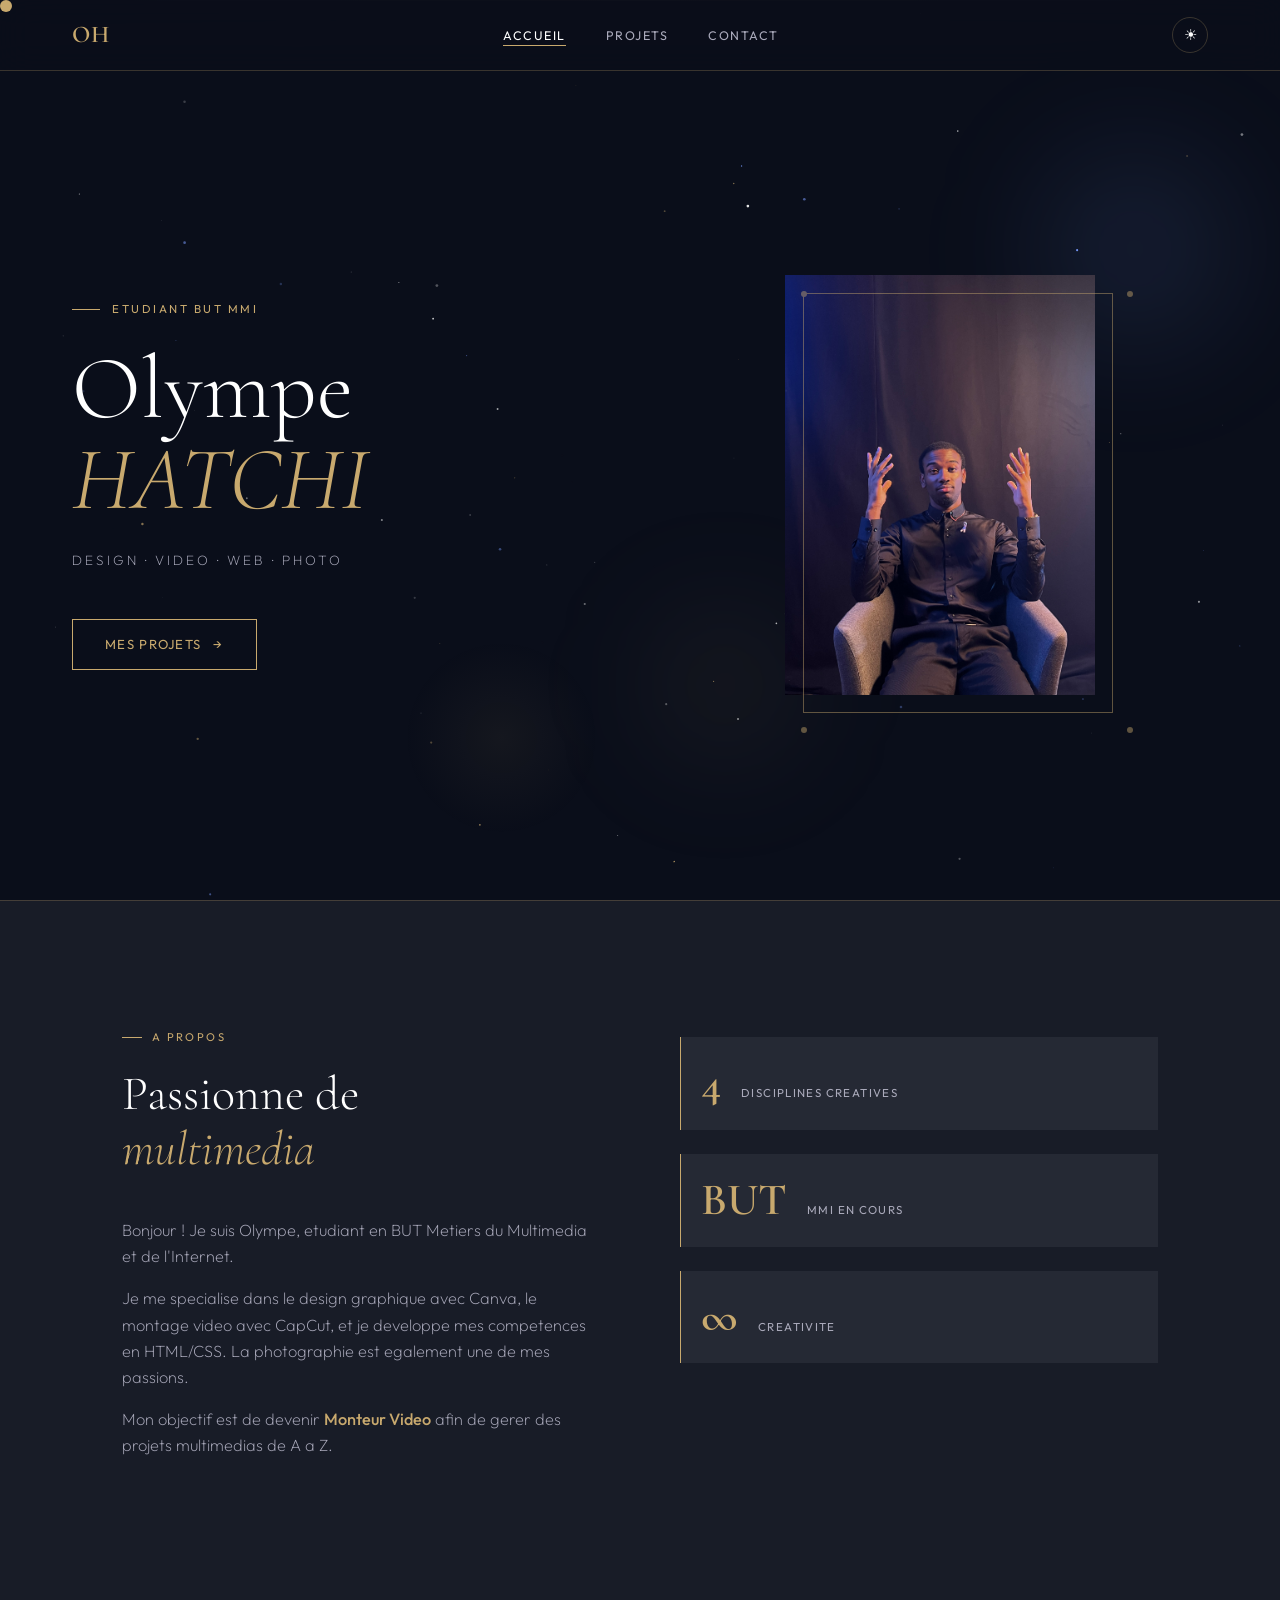
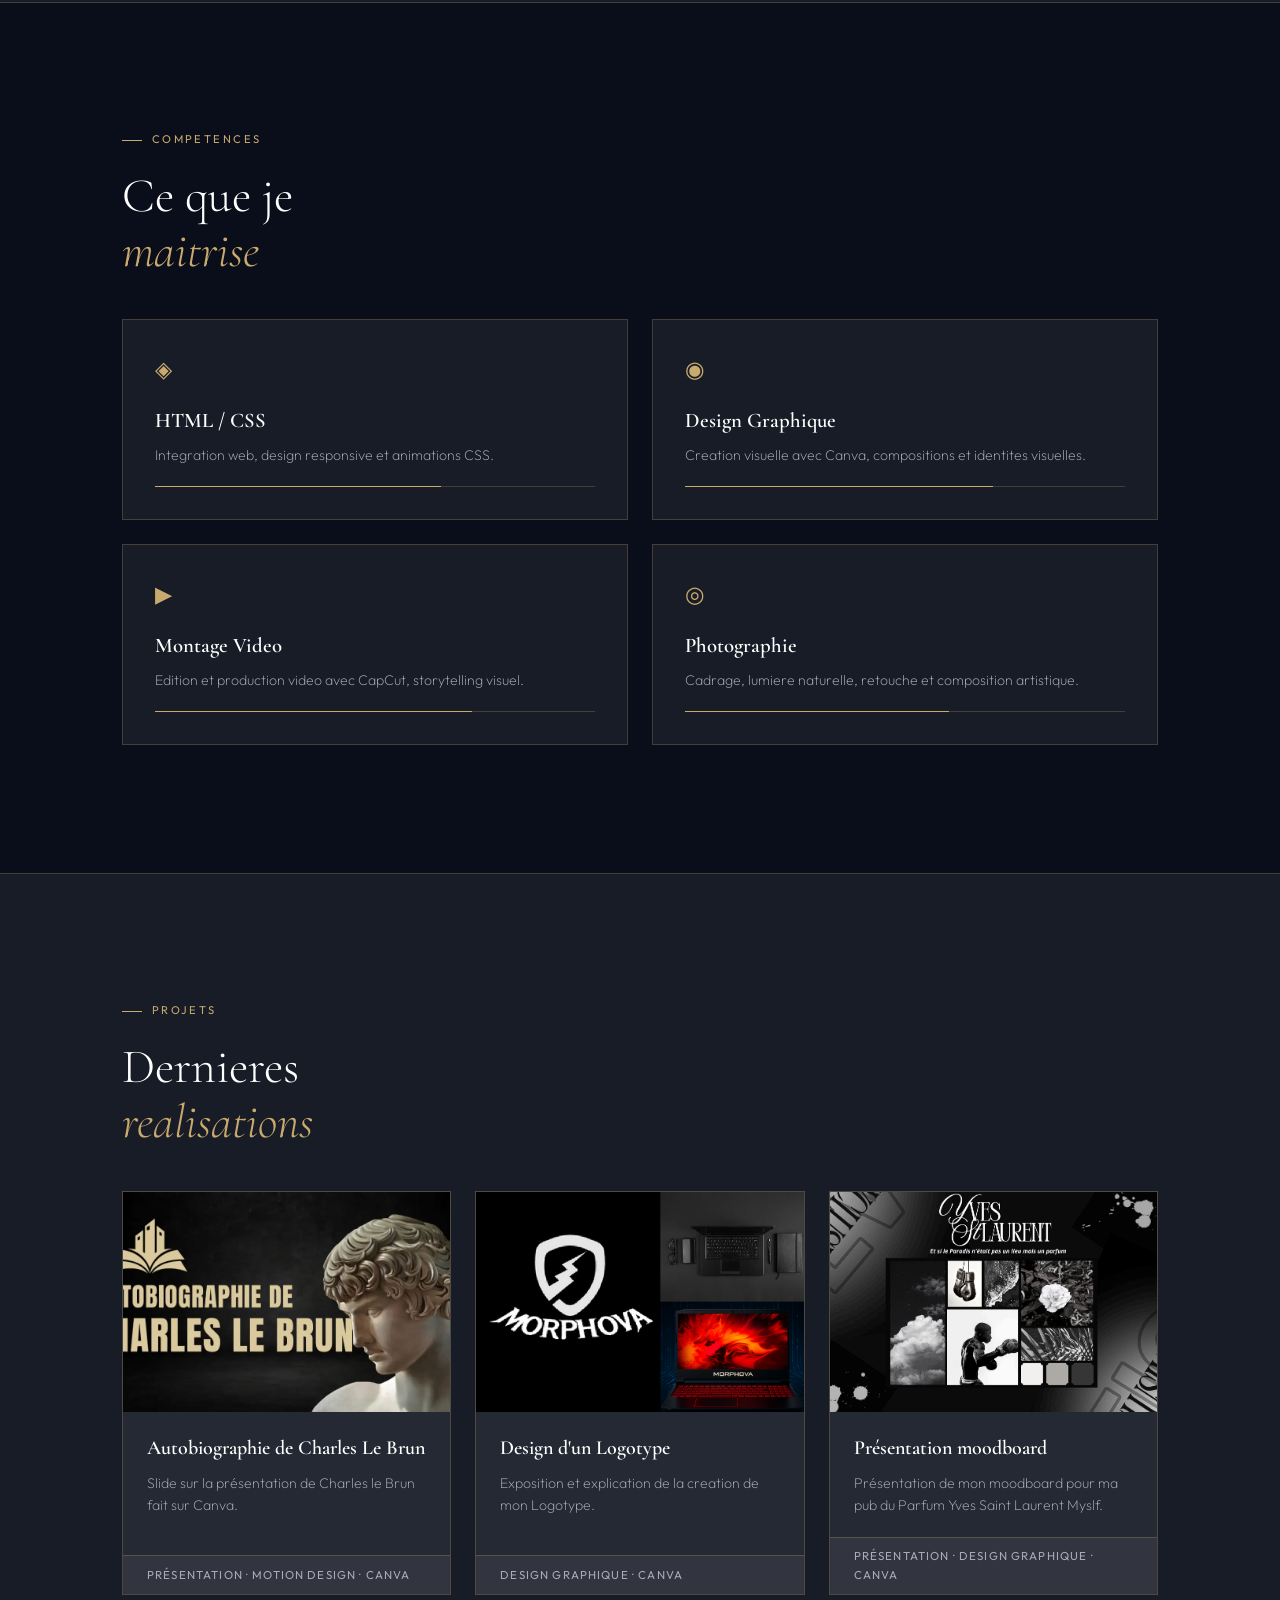
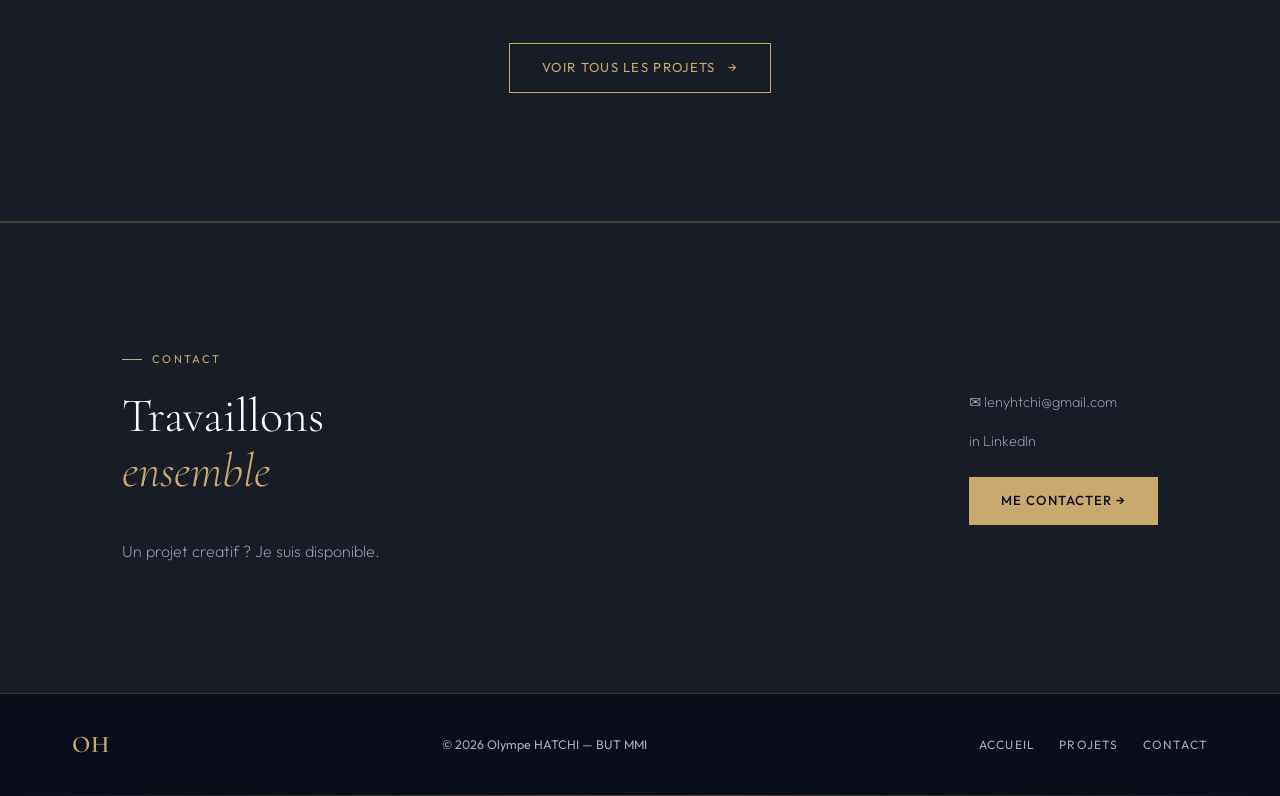
<file: index.html>
<!doctype html>
<html lang="fr" data-theme="dark">
<head>
<meta charset="utf-8">
<meta name="viewport" content="width=device-width, initial-scale=1">
<title>Olympe HATCHI &mdash; Portfolio</title>
<script>
  var t=localStorage.getItem('theme')||'dark';
  document.documentElement.setAttribute('data-theme',t);
  document.addEventListener('DOMContentLoaded',function(){document.body.setAttribute('data-theme',t);});
</script>
<link rel="preconnect" href="https://fonts.googleapis.com">
<link rel="preconnect" href="https://fonts.gstatic.com" crossorigin>
<link href="https://fonts.googleapis.com/css2?family=Cormorant+Garamond:ital,wght@0,300;0,600;1,300;1,600&family=Outfit:wght@200;400;500&display=swap" rel="stylesheet">
<link rel="stylesheet" href="styles.css">
</head>
<body>
<div class="cursor" id="cursor"></div>
<canvas id="stars-canvas"></canvas>
<div class="wrap">
  <header id="hdr">
    <div class="h-inner">
      <a class="logo" href="index.html">OH</a>
      <nav id="nav"><ul>
        <li><a href="index.html" aria-current="page">Accueil</a></li>
        <li><a href="projet.html">Projets</a></li>
        <li><a href="contact.html">Contact</a></li>
      </ul></nav>
      <div class="h-actions">
        <button id="toggle-theme" aria-label="Basculer theme">&#9728;</button>
        <button id="burger" aria-expanded="false" aria-label="Menu"><span></span><span></span><span></span></button>
      </div>
    </div>
  </header>

  <section class="hero">
    <div class="hero-content">
      <p class="eyebrow">Etudiant BUT MMI</p>
      <h1 class="hero-name">Olympe<br><em>HATCHI</em></h1>
      <p class="hero-sub">Design &middot; Video &middot; Web &middot; Photo</p>
      <a href="projet.html" class="hero-cta">Mes projets <span>&rarr;</span></a>
    </div>
    <div class="hero-visual">
      <div class="orb orb1"></div><div class="orb orb2"></div>
      <div class="photo-wrap">
        <img src="img/IMG_MOI.jpg" alt="Olympe HATCHI">
        <div class="photo-border">
          <div class="photo-dot pd1"></div><div class="photo-dot pd2"></div>
          <div class="photo-dot pd3"></div><div class="photo-dot pd4"></div>
        </div>
      </div>
    </div>
  </section>

  <section class="section about-bg" id="apropos">
    <div class="deco-line" style="top:0"></div>
    <div class="container">
      <div class="about-grid">
        <div class="about-text reveal2">
          <div class="sec-label">A propos</div>
          <h2 class="big">Passionne de<br><em>multimedia</em></h2>
          <p>Bonjour&nbsp;! Je suis Olympe, etudiant en BUT Metiers du Multimedia et de l'Internet.</p>
          <p>Je me specialise dans le design graphique avec Canva, le montage video avec CapCut, et je developpe mes competences en HTML/CSS. La photographie est egalement une de mes passions.</p>
          <p>Mon objectif est de devenir <strong style="color:var(--accent);font-weight:500">Monteur Video</strong> afin de gerer des projets multimedias de A a Z.</p>
        </div>
        <div class="stats">
          <div class="stat"><span class="stat-n">4</span><span class="stat-l">Disciplines creatives</span></div>
          <div class="stat"><span class="stat-n">BUT</span><span class="stat-l">MMI en cours</span></div>
          <div class="stat"><span class="stat-n">&infin;</span><span class="stat-l">Creativite</span></div>
        </div>
      </div>
    </div>
    <div class="deco-line" style="bottom:0"></div>
  </section>

  <section class="section" id="competences">
    <div class="container">
      <div class="sec-label reveal">Competences</div>
      <h2 class="big reveal">Ce que je<br><em>maitrise</em></h2>
      <div class="skills-grid">
        <div class="skill-card"><div class="sk-ico">&#9672;</div><h3>HTML / CSS</h3><p>Integration web, design responsive et animations CSS.</p><div class="bar"><div class="bar-fill" style="width:65%"></div></div></div>
        <div class="skill-card"><div class="sk-ico">&#9673;</div><h3>Design Graphique</h3><p>Creation visuelle avec Canva, compositions et identites visuelles.</p><div class="bar"><div class="bar-fill" style="width:70%"></div></div></div>
        <div class="skill-card"><div class="sk-ico">&#9654;</div><h3>Montage Video</h3><p>Edition et production video avec CapCut, storytelling visuel.</p><div class="bar"><div class="bar-fill" style="width:72%"></div></div></div>
        <div class="skill-card"><div class="sk-ico">&#9678;</div><h3>Photographie</h3><p>Cadrage, lumiere naturelle, retouche et composition artistique.</p><div class="bar"><div class="bar-fill" style="width:60%"></div></div></div>
      </div>
    </div>
  </section>

  <section class="section about-bg" id="projets">
    <div class="deco-line" style="top:0"></div>
    <div class="container">
      <div class="sec-label reveal">Projets</div>
      <h2 class="big reveal">Dernieres<br><em>realisations</em></h2>
      <div class="projects-grid">
        <article class="proj-card reveal">
          <div class="proj-img-wrap"><img src="img/IMG_Projet.png" alt="Autobiographie de Charles Le Brun"></div>
          <div class="proj-body"><h3>Autobiographie de Charles Le Brun</h3><p>Slide sur la présentation de Charles le Brun fait sur Canva.</p></div>
          <div class="proj-tag">Présentation &middot; Motion Design &middot; Canva</div>
        </article>
        <article class="proj-card reveal">
          <div class="proj-img-wrap" ><img src="img/IMG_Projet2.png" alt="Design d'un Logotype"></div>
          <div class="proj-body"><h3>Design d'un Logotype</h3><p>Exposition et explication de la creation de mon Logotype.</p></div>
          <div class="proj-tag">Design Graphique &middot; Canva</div>
        </article>
        <article class="proj-card reveal">
          <div class="proj-img-wrap"><img src="img/IMG_Projet3.png" alt="Présentation de mon moodboard pour ma pub du Parfum Yves Saint Laurent Myslf"></div>
          <div class="proj-body"><h3>Présentation moodboard</h3><p>Présentation de mon moodboard pour ma pub du Parfum Yves Saint Laurent Myslf.</p></div>
          <div class="proj-tag">Présentation &middot; Design graphique &middot; Canva</div>
        </article>
      </div>
      <div style="margin-top:3rem;display:flex;justify-content:center;">
        <a href="projet.html" class="hero-cta">Voir tous les projets <span>&rarr;</span></a>
      </div>
    </div>
    <div class="deco-line" style="bottom:0"></div>
  </section>

  <section class="section contact-band">
    <div class="container cb-inner">
      <div>
        <div class="sec-label">Contact</div>
        <h2 class="big">Travaillons<br><em>ensemble</em></h2>
        <p style="color:var(--muted);font-weight:200">Un projet creatif ? Je suis disponible.</p>
      </div>
      <div class="clinks">
        <a href="mailto:lenyhtchi@gmail.com" class="chip">&#x2709; lenyhtchi@gmail.com</a>
        <a href="https://www.linkedin.com/in/hatchiol" target="_blank" rel="noopener" class="chip">in LinkedIn</a>
        <a href="contact.html" class="btn-g">Me contacter &rarr;</a>
      </div>
    </div>
  </section>

  <footer>
    <div class="fi">
      <a class="logo" href="index.html">OH</a>
      <small>&copy; <span id="annee"></span> Olympe HATCHI &mdash; BUT MMI</small>
      <nav><a href="index.html">Accueil</a><a href="projet.html">Projets</a><a href="contact.html">Contact</a></nav>
    </div>
  </footer>
</div>
<script>
(function(){
  var canvas=document.getElementById('stars-canvas');
  var ctx=canvas.getContext('2d');
  var W,H,stars=[],nebulas=[],consts=[];
  var N=80,NEB=2,NC=4;
  function resize(){W=canvas.width=window.innerWidth;H=canvas.height=window.innerHeight;}
  function isDark(){return document.documentElement.getAttribute('data-theme')==='dark';}
  function mkStar(){var d=isDark();var c=d?(Math.random()>.85?'#c8a96e':Math.random()>.7?'#7b9cff':'rgba(255,255,255,0.9)'):(Math.random()>.85?'#9a6e2a':Math.random()>.7?'#3a5fcc':'rgba(0,0,0,0.7)');return{x:Math.random()*W,y:Math.random()*H,r:Math.random()*1.2+.2,alpha:Math.random()*.8+.2,speed:Math.random()*.25+.05,ts:Math.random()*.02+.005,td:Math.random()>.5?1:-1,color:c};}
  function mkNeb(){var d=isDark();return{x:Math.random()*W,y:Math.random()*H,r:Math.random()*180+80,alpha:d?Math.random()*.06+.02:Math.random()*.04+.01,color:d?(Math.random()>.5?'rgba(123,156,255,':'rgba(200,169,110,'):(Math.random()>.5?'rgba(58,95,204,':'rgba(154,110,42,')};}
  function mkConst(){var d=isDark();var cx=Math.random()*W,cy=Math.random()*H,nb=Math.floor(Math.random()*4)+3;var pts=Array.from({length:nb},function(){return{x:cx+(Math.random()-.5)*220,y:cy+(Math.random()-.5)*220,r:Math.random()*.8+1};});var lk=[];for(var i=1;i<pts.length;i++)lk.push([i-1,i]);if(pts.length>3&&Math.random()>.5)lk.push([0,Math.floor(Math.random()*(pts.length-2))+1]);return{pts:pts,lk:lk,alpha:0,ta:d?Math.random()*.25+.08:Math.random()*.18+.05,fs:Math.random()*.003+.001,fd:1,color:d?(Math.random()>.6?'#c8a96e':'#7b9cff'):(Math.random()>.6?'#9a6e2a':'#3a5fcc')};}
  function init(){resize();stars=Array.from({length:N},mkStar);nebulas=Array.from({length:NEB},mkNeb);consts=Array.from({length:NC},mkConst);}
  function drawC(){consts.forEach(function(c){c.alpha+=c.fs*c.fd;if(c.alpha>=c.ta)c.fd=-1;if(c.alpha<=0){Object.assign(c,mkConst());c.alpha=0;c.fd=1;return;}ctx.globalAlpha=c.alpha*.6;ctx.strokeStyle=c.color;ctx.lineWidth=0.5;c.lk.forEach(function(l){ctx.beginPath();ctx.moveTo(c.pts[l[0]].x,c.pts[l[0]].y);ctx.lineTo(c.pts[l[1]].x,c.pts[l[1]].y);ctx.stroke();});ctx.globalAlpha=c.alpha;c.pts.forEach(function(p){ctx.fillStyle=c.color;ctx.beginPath();ctx.arc(p.x,p.y,p.r,0,Math.PI*2);ctx.fill();});});}
  function draw(){ctx.clearRect(0,0,W,H);nebulas.forEach(function(n){var g=ctx.createRadialGradient(n.x,n.y,0,n.x,n.y,n.r);g.addColorStop(0,n.color+n.alpha+')');g.addColorStop(1,n.color+'0)');ctx.fillStyle=g;ctx.beginPath();ctx.arc(n.x,n.y,n.r,0,Math.PI*2);ctx.fill();});drawC();stars.forEach(function(s){s.alpha+=s.ts*s.td;if(s.alpha>=1||s.alpha<=.1)s.td*=-1;s.y-=s.speed;if(s.y<-2){s.y=H+2;s.x=Math.random()*W;}ctx.globalAlpha=s.alpha;ctx.fillStyle=s.color;ctx.beginPath();ctx.arc(s.x,s.y,s.r,0,Math.PI*2);ctx.fill();});ctx.globalAlpha=1;requestAnimationFrame(draw);}
  window.addEventListener('resize',function(){resize();nebulas=Array.from({length:NEB},mkNeb);consts=Array.from({length:NC},mkConst);});
  window.__regenStars=function(){stars=Array.from({length:N},mkStar);nebulas=Array.from({length:NEB},mkNeb);consts=Array.from({length:NC},mkConst);};
  init();draw();
})();
</script>
<script src="app.js"></script>
</body>
</html>
</file>
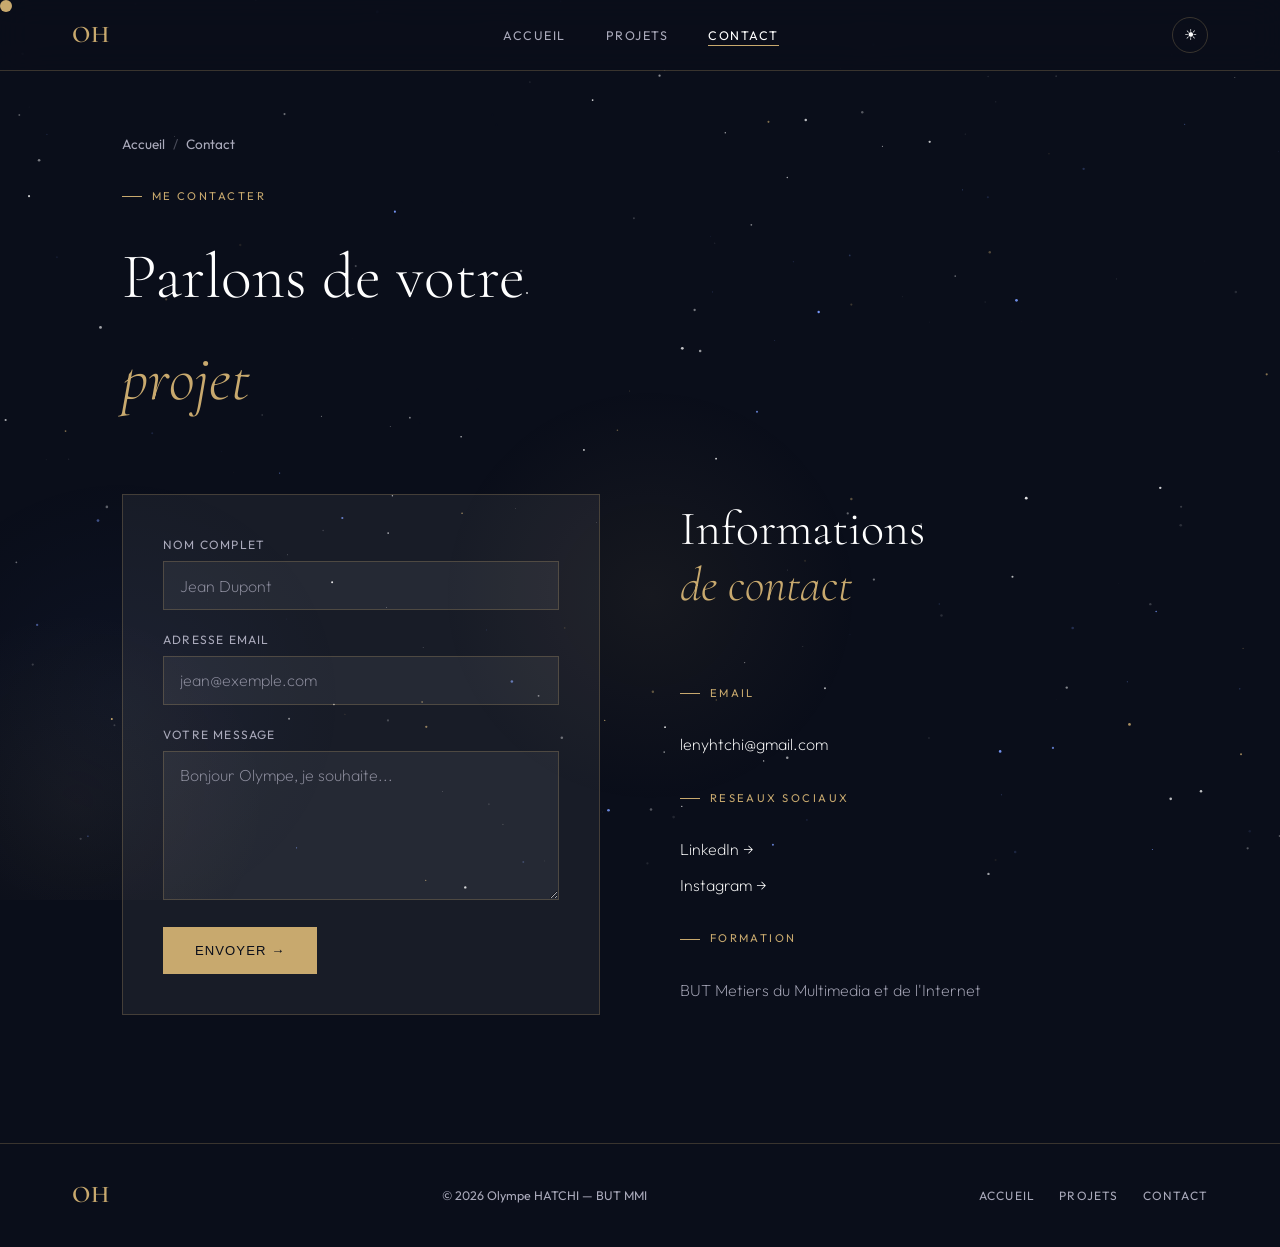
<file: contact.html>
<!doctype html>
<html lang="fr" data-theme="dark">
<head>
<meta charset="utf-8">
<meta name="viewport" content="width=device-width, initial-scale=1">
<title>Contact &mdash; Olympe HATCHI</title>
<script>
  var t=localStorage.getItem('theme')||'dark';
  document.documentElement.setAttribute('data-theme',t);
  document.addEventListener('DOMContentLoaded',function(){document.body.setAttribute('data-theme',t);});
</script>
<link rel="preconnect" href="https://fonts.googleapis.com">
<link rel="preconnect" href="https://fonts.gstatic.com" crossorigin>
<link href="https://fonts.googleapis.com/css2?family=Cormorant+Garamond:ital,wght@0,300;0,600;1,300;1,600&family=Outfit:wght@200;400;500&display=swap" rel="stylesheet">
<link rel="stylesheet" href="styles.css">
</head>
<body>
<div class="cursor" id="cursor"></div>
<canvas id="stars-canvas"></canvas>
<div class="wrap">
  <header id="hdr">
    <div class="h-inner">
      <a class="logo" href="index.html">OH</a>
      <nav id="nav"><ul>
        <li><a href="index.html">Accueil</a></li>
        <li><a href="projet.html">Projets</a></li>
        <li><a href="contact.html" aria-current="page">Contact</a></li>
      </ul></nav>
      <div class="h-actions">
        <button id="toggle-theme" aria-label="Basculer theme">&#9728;</button>
        <button id="burger" aria-expanded="false" aria-label="Menu"><span></span><span></span><span></span></button>
      </div>
    </div>
  </header>

  <main>
    <section class="page-hero section">
      <div class="container">
        <nav class="breadcrumb" aria-label="Fil d'Ariane"><ol><li><a href="index.html">Accueil</a></li><li aria-current="page">Contact</li></ol></nav>
        <div class="sec-label">Me contacter</div>
        <h1>Parlons de votre<br><em>projet</em></h1>
      </div>
    </section>

    <section class="section" style="padding-top:0">
      <div class="container">
        <div class="contact-page-grid">
          <div class="carte reveal2">
            <form action="#" method="post" novalidate>
              <div><label for="nom">Nom complet</label><input id="nom" name="nom" type="text" autocomplete="name" required placeholder="Jean Dupont"></div>
              <div><label for="email">Adresse email</label><input id="email" name="email" type="email" autocomplete="email" required placeholder="jean@exemple.com"></div>
              <div><label for="message">Votre message</label><textarea id="message" name="message" rows="6" required placeholder="Bonjour Olympe, je souhaite..."></textarea></div>
              <button class="btn" type="submit">Envoyer &rarr;</button>
            </form>
          </div>
          <div class="contact-info reveal">
            <h2 class="big">Informations<br><em>de contact</em></h2>
            <div class="contact-info-block">
              <div class="sec-label">Email</div>
              <a href="mailto:lenyhtchi@gmail.com" class="contact-info-link">lenyhtchi@gmail.com</a>
            </div>
            <div class="contact-info-block">
              <div class="sec-label">Reseaux sociaux</div>
              <a href="https://www.linkedin.com/in/hatchiol" target="_blank" rel="noopener" class="contact-info-link">LinkedIn &rarr;</a>
              <a href="https://www.instagram.com/tin.tin119" target="_blank" rel="noopener" class="contact-info-link">Instagram &rarr;</a>
            </div>
            <div class="contact-info-block">
              <div class="sec-label">Formation</div>
              <p class="contact-info-text">BUT Metiers du Multimedia et de l'Internet</p>
            </div>
          </div>
        </div>
      </div>
    </section>
  </main>

  <footer>
    <div class="fi">
      <a class="logo" href="index.html">OH</a>
      <small>&copy; <span id="annee"></span> Olympe HATCHI &mdash; BUT MMI</small>
      <nav><a href="index.html">Accueil</a><a href="projet.html">Projets</a><a href="contact.html">Contact</a></nav>
    </div>
  </footer>
</div>

<script>
(function(){
  var canvas=document.getElementById('stars-canvas');
  var ctx=canvas.getContext('2d');
  var W,H,stars=[],nebulas=[],consts=[];
  var N=200,NEB=3,NC=4;
  function resize(){W=canvas.width=window.innerWidth;H=canvas.height=window.innerHeight;}
  function isDark(){return document.documentElement.getAttribute('data-theme')==='dark';}
  function mkStar(){var d=isDark();var c=d?(Math.random()>.85?'#c8a96e':Math.random()>.7?'#7b9cff':'rgba(255,255,255,0.9)'):(Math.random()>.85?'#9a6e2a':Math.random()>.7?'#3a5fcc':'rgba(0,0,0,0.7)');return{x:Math.random()*W,y:Math.random()*H,r:Math.random()*1.2+.2,alpha:Math.random()*.8+.2,speed:Math.random()*.25+.05,ts:Math.random()*.02+.005,td:Math.random()>.5?1:-1,color:c};}
  function mkNeb(){var d=isDark();return{x:Math.random()*W,y:Math.random()*H,r:Math.random()*180+80,alpha:d?Math.random()*.06+.02:Math.random()*.04+.01,color:d?(Math.random()>.5?'rgba(123,156,255,':'rgba(200,169,110,'):(Math.random()>.5?'rgba(58,95,204,':'rgba(154,110,42,')};}
  function mkConst(){var d=isDark();var cx=Math.random()*W,cy=Math.random()*H,nb=Math.floor(Math.random()*4)+3;var pts=Array.from({length:nb},function(){return{x:cx+(Math.random()-.5)*220,y:cy+(Math.random()-.5)*220,r:Math.random()*.8+1};});var lk=[];for(var i=1;i<pts.length;i++)lk.push([i-1,i]);if(pts.length>3&&Math.random()>.5)lk.push([0,Math.floor(Math.random()*(pts.length-2))+1]);return{pts:pts,lk:lk,alpha:0,ta:d?Math.random()*.25+.08:Math.random()*.18+.05,fs:Math.random()*.003+.001,fd:1,color:d?(Math.random()>.6?'#c8a96e':'#7b9cff'):(Math.random()>.6?'#9a6e2a':'#3a5fcc')};}
  function init(){resize();stars=Array.from({length:N},mkStar);nebulas=Array.from({length:NEB},mkNeb);consts=Array.from({length:NC},mkConst);}
  function drawC(){consts.forEach(function(c){c.alpha+=c.fs*c.fd;if(c.alpha>=c.ta)c.fd=-1;if(c.alpha<=0){Object.assign(c,mkConst());c.alpha=0;c.fd=1;return;}ctx.globalAlpha=c.alpha*.6;ctx.strokeStyle=c.color;ctx.lineWidth=0.5;c.lk.forEach(function(l){ctx.beginPath();ctx.moveTo(c.pts[l[0]].x,c.pts[l[0]].y);ctx.lineTo(c.pts[l[1]].x,c.pts[l[1]].y);ctx.stroke();});ctx.globalAlpha=c.alpha;c.pts.forEach(function(p){ctx.fillStyle=c.color;ctx.beginPath();ctx.arc(p.x,p.y,p.r,0,Math.PI*2);ctx.fill();});});}
  function draw(){ctx.clearRect(0,0,W,H);nebulas.forEach(function(n){var g=ctx.createRadialGradient(n.x,n.y,0,n.x,n.y,n.r);g.addColorStop(0,n.color+n.alpha+')');g.addColorStop(1,n.color+'0)');ctx.fillStyle=g;ctx.beginPath();ctx.arc(n.x,n.y,n.r,0,Math.PI*2);ctx.fill();});drawC();stars.forEach(function(s){s.alpha+=s.ts*s.td;if(s.alpha>=1||s.alpha<=.1)s.td*=-1;s.y-=s.speed;if(s.y<-2){s.y=H+2;s.x=Math.random()*W;}ctx.globalAlpha=s.alpha;ctx.fillStyle=s.color;ctx.beginPath();ctx.arc(s.x,s.y,s.r,0,Math.PI*2);ctx.fill();});ctx.globalAlpha=1;requestAnimationFrame(draw);}
  window.addEventListener('resize',function(){resize();nebulas=Array.from({length:NEB},mkNeb);consts=Array.from({length:NC},mkConst);});
  window.__regenStars=function(){stars=Array.from({length:N},mkStar);nebulas=Array.from({length:NEB},mkNeb);consts=Array.from({length:NC},mkConst);};
  init();draw();
})();
</script>
<script src="app.js"></script>
</body>
</html>
</file>
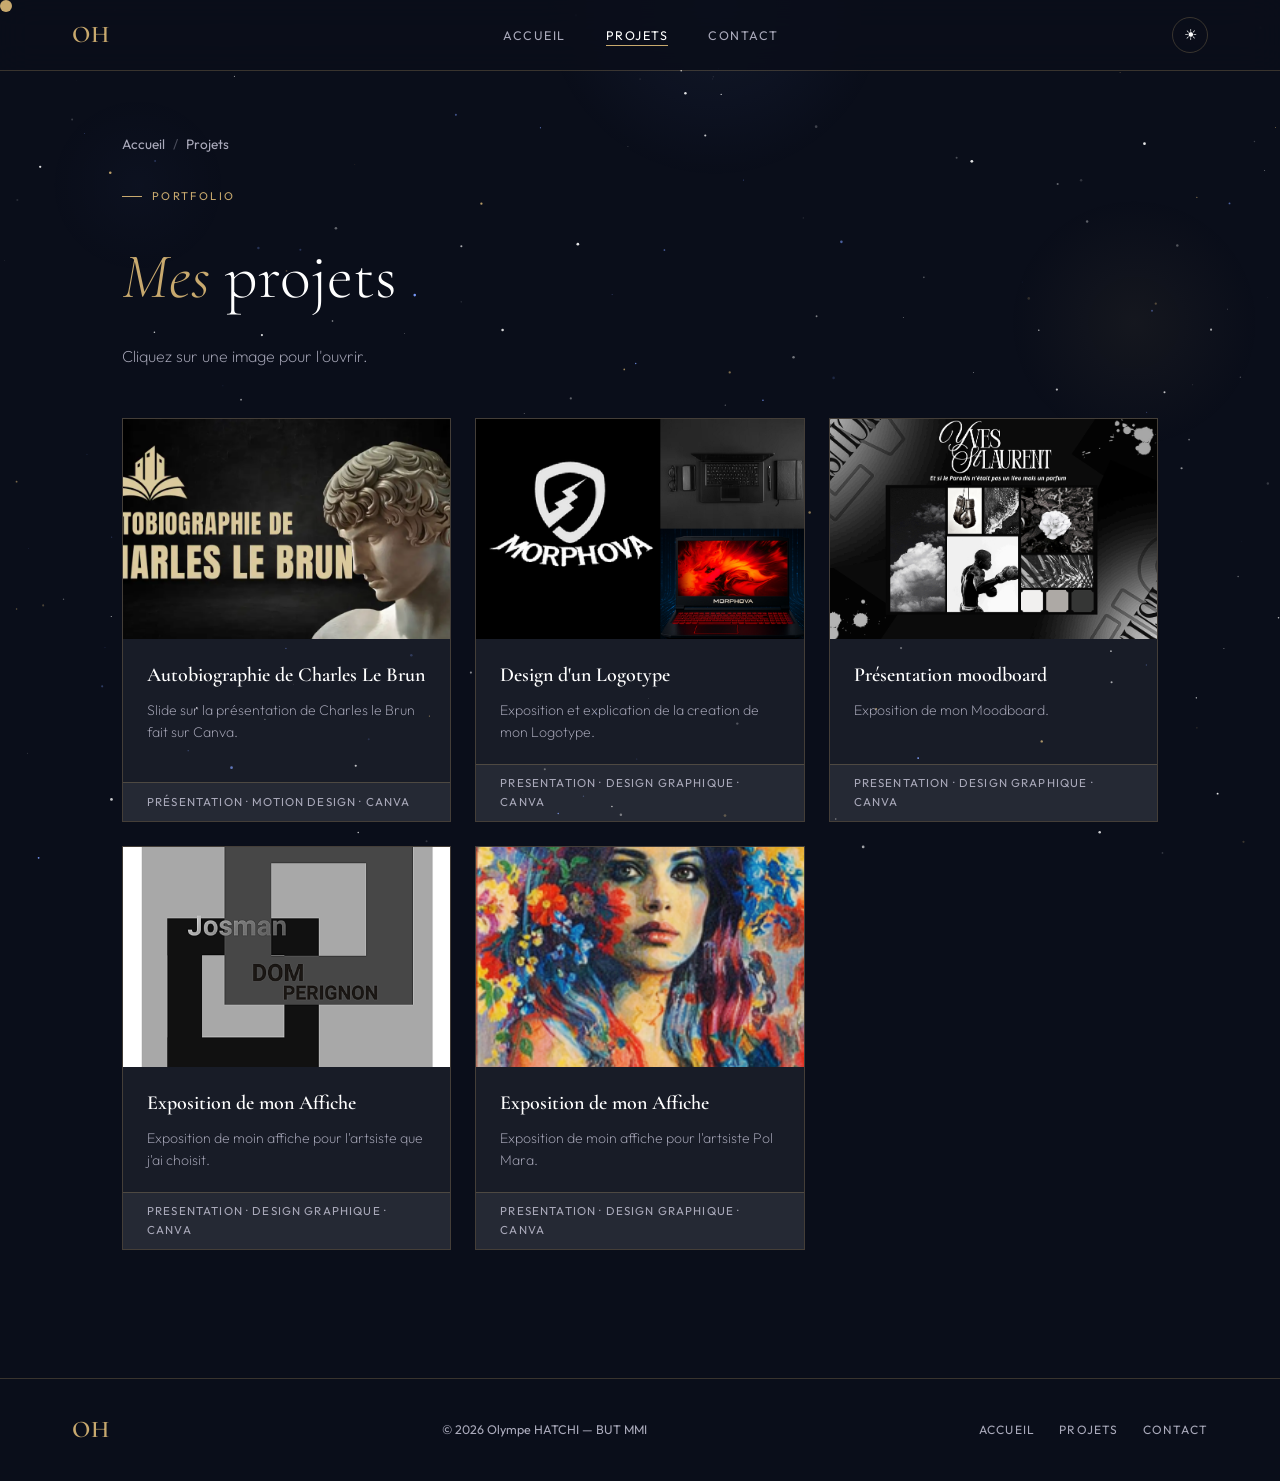
<file: projet.html>
<!doctype html>
<html lang="fr" data-theme="dark">
<head>
<meta charset="utf-8">
<meta name="viewport" content="width=device-width, initial-scale=1">
<title>Projets &mdash; Olympe HATCHI</title>
<script>
  var t=localStorage.getItem('theme')||'dark';
  document.documentElement.setAttribute('data-theme',t);
  document.addEventListener('DOMContentLoaded',function(){document.body.setAttribute('data-theme',t);});
</script>
<link rel="preconnect" href="https://fonts.googleapis.com">
<link rel="preconnect" href="https://fonts.gstatic.com" crossorigin>
<link href="https://fonts.googleapis.com/css2?family=Cormorant+Garamond:ital,wght@0,300;0,600;1,300;1,600&family=Outfit:wght@200;400;500&display=swap" rel="stylesheet">
<link rel="stylesheet" href="styles.css">
</head>
<body>
<div class="cursor" id="cursor"></div>
<canvas id="stars-canvas"></canvas>

<div class="lightbox-overlay" id="lightbox" role="dialog" aria-modal="true">
  <div class="lightbox-box">
    <button class="lightbox-close" id="lb-close">&#x2715;</button>
    <div class="lightbox-img-wrap" id="lb-img-wrap"></div>
    <div class="lightbox-info">
      <span class="lb-tag" id="lb-tag"></span>
      <h3 id="lb-title"></h3>
      <p id="lb-desc"></p>
      <div class="lb-actions" id="lb-actions"></div>
    </div>
  </div>
</div>

<div class="wrap">
  <header id="hdr">
    <div class="h-inner">
      <a class="logo" href="index.html">OH</a>
      <nav id="nav"><ul>
        <li><a href="index.html">Accueil</a></li>
        <li><a href="projet.html" aria-current="page">Projets</a></li>
        <li><a href="contact.html">Contact</a></li>
      </ul></nav>
      <div class="h-actions">
        <button id="toggle-theme" aria-label="Basculer theme">&#9728;</button>
        <button id="burger" aria-expanded="false" aria-label="Menu"><span></span><span></span><span></span></button>
      </div>
    </div>
  </header>

  <main>
    <section class="page-hero section">
      <div class="container">
        <nav class="breadcrumb" aria-label="Fil d'Ariane"><ol><li><a href="index.html">Accueil</a></li><li aria-current="page">Projets</li></ol></nav>
        <div class="sec-label">Portfolio</div>
        <h1><em>Mes</em> projets</h1>
        <p>Cliquez sur une image pour l'ouvrir.</p>
      </div>
    </section>

    <section class="section" style="padding-top:0">
      <div class="container">
        <div class="projects-grid">

          <!-- Projet 1 : Charles Le Brun -->
          <article class="proj-card reveal"
            data-title="Autobiographie de Charles Le Brun"
            data-tag="Video - Motion Design - CapCut"
            data-desc="Realisation d'une video documentaire avec motion design, narration et post-production complete sur CapCut."
            data-link="https://drive.google.com/file/d/1RBtbfCZ8QZx-JspVZVNUoklZf6luNVak/view?usp=drive_link"
            data-link-label="Voir le projet"
            data-img="img/IMG_Projet.png">
            <div class="proj-img-wrap">
              <img src="img/IMG_Projet.png" alt="Autobiographie de Charles Le Brun">
            </div>
            <div class="proj-body">
              <h3>Autobiographie de Charles Le Brun</h3>
              <p>Slide sur la présentation de Charles le Brun fait sur Canva.</p>
            </div>
            <div class="proj-tag">Présentation &middot; Motion Design &middot; Canva</div>
          </article>

          <!-- Projet 2 : Logotype -->
          <article class="proj-card reveal" style="transition-delay:.08s"
            data-title="Design d'un Logotype"
            data-tag="Design graphique - Canva"
            data-desc="Realisation d'un Logotype sur Canva."
            data-link="https://drive.google.com/file/d/10Duynz0jMZVU7wXzs53VUSeDXucYkfJL/view?usp=drive_link"
            data-link-label="Voir le projet"
            data-img="img/IMG_Projet2.png">
            <div class="proj-img-wrap">
              <img src="img/IMG_Projet2.png" alt="Design d'un Logotype">
            </div>
            <div class="proj-body">
              <h3>Design d'un Logotype</h3>
              <p>Exposition et explication de la creation de mon Logotype.</p>
            </div>
            <div class="proj-tag">Presentation &middot; Design graphique &middot; Canva</div>
          </article>

          <!-- Projet 3 : Portfolio -->
          <article class="proj-card reveal" style="transition-delay:.08s"
            data-title="moodboard"
            data-tag="Design graphique - Canva"
            data-desc="Présentation moodboard."
            data-link="https://drive.google.com/file/d/1c2iTY4swN1C-wQIRzEK9lqS-uNg_gbjp/view?usp=drive_link"
            data-link-label="Voir le projet"
            data-img="img/IMG_Projet3.png">
            <div class="proj-img-wrap">
              <img src="img/IMG_Projet3.png" alt="Présentation de mon moodboard pour ma pub du Parfum Yves Saint Laurent Myslf">
            </div>
            <div class="proj-body">
              <h3>Présentation moodboard</h3>
              <p>Exposition de mon Moodboard.</p>
            </div>
            <div class="proj-tag">Presentation &middot; Design graphique &middot; Canva</div>
          </article>

          <!-- Projet 4 : Photo -->
          <article class="proj-card reveal" style="transition-delay:.08s"
            data-title="Affiche pour artsite"
            data-tag="Design graphique - Canva"
            data-desc="Affiche d'Album que j'ai choisit pour mon artsite (Tracklist disponible)."
            data-link="https://drive.google.com/file/d/1_nhbqd4ALyp8CumH-tGkeszni-7O-TQ0/view?usp=drive_link"
            data-link-label="Voir le projet"
            data-img="img/IMG_Projet4.png">
            <div class="proj-img-wrap">
              <img src="img/IMG_Projet4.png" alt="Présentation de mon Affiche créée pour le nouvel album de Josman.">
            </div>
            <div class="proj-body">
              <h3>Exposition de mon Affiche</h3>
              <p>Exposition de moin affiche pour l'artsiste que j'ai choisit.</p>
            </div>
            <div class="proj-tag">Presentation &middot; Design graphique &middot; Canva</div>
          </article>

          <!-- Projet 5 : Affiche Pol Mara -->
          <article class="proj-card reveal" style="transition-delay:.08s"
            data-title="Affiche pour artsite"
            data-tag="Design graphique - Canva"
            data-desc="Affiche que j'ai faite pour l'artsite (Pol Mara -Pop Art)."
            data-link="https://drive.google.com/file/d/1ZbTEF01JEdOSgZxdEoggHr_0KDWPWVPL/view?usp=drive_link"
            data-link-label="Voir le projet"
            data-img="img/IMG_Projet5.png">
            <div class="proj-img-wrap">
              <img src="img/IMG_Projet5.png" alt="Présentation de mon Affiche sur les Oeuvre de Pol Mara Artiste de Pop Art.">
            </div>
            <div class="proj-body">
              <h3>Exposition de mon Affiche</h3>
              <p>Exposition de moin affiche pour l'artsiste Pol Mara.</p>
            </div>
            <div class="proj-tag">Presentation &middot; Design graphique &middot; Canva</div>
          </article>
        </div>
      </div>
    </section>
  </main>

  <footer>
    <div class="fi">
      <a class="logo" href="index.html">OH</a>
      <small>&copy; <span id="annee"></span> Olympe HATCHI &mdash; BUT MMI</small>
      <nav><a href="index.html">Accueil</a><a href="projet.html">Projets</a><a href="contact.html">Contact</a></nav>
    </div>
  </footer>
</div>

<script>
(function(){
  var canvas=document.getElementById('stars-canvas');
  var ctx=canvas.getContext('2d');
  var W,H,stars=[],nebulas=[],consts=[];
  var N=200,NEB=3,NC=4;
  function resize(){W=canvas.width=window.innerWidth;H=canvas.height=window.innerHeight;}
  function isDark(){return document.documentElement.getAttribute('data-theme')==='dark';}
  function mkStar(){var d=isDark();var c=d?(Math.random()>.85?'#c8a96e':Math.random()>.7?'#7b9cff':'rgba(255,255,255,0.9)'):(Math.random()>.85?'#9a6e2a':Math.random()>.7?'#3a5fcc':'rgba(0,0,0,0.7)');return{x:Math.random()*W,y:Math.random()*H,r:Math.random()*1.2+.2,alpha:Math.random()*.8+.2,speed:Math.random()*.25+.05,ts:Math.random()*.02+.005,td:Math.random()>.5?1:-1,color:c};}
  function mkNeb(){var d=isDark();return{x:Math.random()*W,y:Math.random()*H,r:Math.random()*180+80,alpha:d?Math.random()*.06+.02:Math.random()*.04+.01,color:d?(Math.random()>.5?'rgba(123,156,255,':'rgba(200,169,110,'):(Math.random()>.5?'rgba(58,95,204,':'rgba(154,110,42,')};}
  function mkConst(){var d=isDark();var cx=Math.random()*W,cy=Math.random()*H,nb=Math.floor(Math.random()*4)+3;var pts=Array.from({length:nb},function(){return{x:cx+(Math.random()-.5)*220,y:cy+(Math.random()-.5)*220,r:Math.random()*.8+1};});var lk=[];for(var i=1;i<pts.length;i++)lk.push([i-1,i]);if(pts.length>3&&Math.random()>.5)lk.push([0,Math.floor(Math.random()*(pts.length-2))+1]);return{pts:pts,lk:lk,alpha:0,ta:d?Math.random()*.25+.08:Math.random()*.18+.05,fs:Math.random()*.003+.001,fd:1,color:d?(Math.random()>.6?'#c8a96e':'#7b9cff'):(Math.random()>.6?'#9a6e2a':'#3a5fcc')};}
  function init(){resize();stars=Array.from({length:N},mkStar);nebulas=Array.from({length:NEB},mkNeb);consts=Array.from({length:NC},mkConst);}
  function drawC(){consts.forEach(function(c){c.alpha+=c.fs*c.fd;if(c.alpha>=c.ta)c.fd=-1;if(c.alpha<=0){Object.assign(c,mkConst());c.alpha=0;c.fd=1;return;}ctx.globalAlpha=c.alpha*.6;ctx.strokeStyle=c.color;ctx.lineWidth=0.5;c.lk.forEach(function(l){ctx.beginPath();ctx.moveTo(c.pts[l[0]].x,c.pts[l[0]].y);ctx.lineTo(c.pts[l[1]].x,c.pts[l[1]].y);ctx.stroke();});ctx.globalAlpha=c.alpha;c.pts.forEach(function(p){ctx.fillStyle=c.color;ctx.beginPath();ctx.arc(p.x,p.y,p.r,0,Math.PI*2);ctx.fill();});});}
  function draw(){ctx.clearRect(0,0,W,H);nebulas.forEach(function(n){var g=ctx.createRadialGradient(n.x,n.y,0,n.x,n.y,n.r);g.addColorStop(0,n.color+n.alpha+')');g.addColorStop(1,n.color+'0)');ctx.fillStyle=g;ctx.beginPath();ctx.arc(n.x,n.y,n.r,0,Math.PI*2);ctx.fill();});drawC();stars.forEach(function(s){s.alpha+=s.ts*s.td;if(s.alpha>=1||s.alpha<=.1)s.td*=-1;s.y-=s.speed;if(s.y<-2){s.y=H+2;s.x=Math.random()*W;}ctx.globalAlpha=s.alpha;ctx.fillStyle=s.color;ctx.beginPath();ctx.arc(s.x,s.y,s.r,0,Math.PI*2);ctx.fill();});ctx.globalAlpha=1;requestAnimationFrame(draw);}
  window.addEventListener('resize',function(){resize();nebulas=Array.from({length:NEB},mkNeb);consts=Array.from({length:NC},mkConst);});
  window.__regenStars=function(){stars=Array.from({length:N},mkStar);nebulas=Array.from({length:NEB},mkNeb);consts=Array.from({length:NC},mkConst);};
  init();draw();
})();

var overlay=document.getElementById('lightbox');
var lbImg=document.getElementById('lb-img-wrap');
var lbTag=document.getElementById('lb-tag');
var lbTitle=document.getElementById('lb-title');
var lbDesc=document.getElementById('lb-desc');
var lbActions=document.getElementById('lb-actions');
var lbClose=document.getElementById('lb-close');
function openLB(card){
  var img=card.dataset.img,ph=card.dataset.placeholder,phc=card.dataset.placeholderColor||'#c8a96e',phb=card.dataset.placeholderBg||'#111',link=card.dataset.link,lbl=card.dataset.linkLabel||'Voir le projet';
  lbImg.innerHTML=img?'<img src="'+img+'" alt="'+card.dataset.title+'">':'<div class="lb-placeholder" style="background:'+phb+'"><span style="font-family:\'Cormorant Garamond\',serif;font-size:5rem;font-style:italic;color:'+phc+'">'+ph+'</span></div>';
  lbTag.textContent=card.dataset.tag;lbTitle.textContent=card.dataset.title;lbDesc.textContent=card.dataset.desc;
  lbActions.innerHTML=(link?'<a class="lb-link" href="'+link+'" target="_blank" rel="noopener">'+lbl+' &rarr;</a>':'')+'<button class="lb-link secondary" id="lbcb">Fermer</button>';
  document.getElementById('lbcb').onclick=closeLB;
  overlay.classList.add('open');document.body.style.overflow='hidden';
}
function closeLB(){overlay.classList.remove('open');document.body.style.overflow='';}
document.querySelectorAll('.proj-card').forEach(function(c){c.querySelector('.proj-img-wrap').addEventListener('click',function(){openLB(c);});});
lbClose.addEventListener('click',closeLB);
overlay.addEventListener('click',function(e){if(e.target===overlay)closeLB();});
document.addEventListener('keydown',function(e){if(e.key==='Escape')closeLB();});
</script>
<script src="app.js"></script>
</body>
</html>
</file>
<file: styles.css>
/* ═══════════════════════════════════
   VARIABLES
═══════════════════════════════════ */
:root {
  /* dark mode defaults */
  --bg:       #0a0e1a;
  --text:     #ffffff;
  --muted:    #aaaabb;
  --accent:   #c8a96e;
  --surface:  rgba(255,255,255,0.06);
  --border:   rgba(200,169,110,0.25);
  --header-bg: rgba(10,14,26,0.90);
  --nav-mobile-bg: rgba(10,14,26,0.97);
  --ff-d: 'Cormorant Garamond', Georgia, serif;
  --ff-b: 'Outfit', system-ui, sans-serif;
  --hh: 70px;
  --tr: 0.4s cubic-bezier(.4,0,.2,1);
}
[data-theme="light"] {
  --bg:       #ffffff;
  --text:     #111111;
  --muted:    #555566;
  --accent:   #9a6e2a;
  --surface:  rgba(0,0,0,0.04);
  --border:   rgba(154,110,42,0.25);
  --header-bg: rgba(255,255,255,0.92);
  --nav-mobile-bg: rgba(255,255,255,0.98);
}

/* ═══════════════════════════════════
   RESET
═══════════════════════════════════ */
*, *::before, *::after { box-sizing: border-box; margin: 0; padding: 0; }
html { scroll-behavior: smooth; }

/* ═══════════════════════════════════
   BODY & BACKGROUND
═══════════════════════════════════ */
body {
  font-family: var(--ff-b);
  color: var(--text);
  background: var(--bg);
  line-height: 1.6;
  overflow-x: hidden;
  cursor: none;
  transition: background 0.3s, color 0.3s;
}
@media (pointer: coarse) { body { cursor: auto; } .cursor { display: none !important; } }

/* ═══════════════════════════════════
   CANVAS STARS
═══════════════════════════════════ */
#stars-canvas {
  position: fixed; inset: 0;
  pointer-events: none;
  z-index: 0;
}

/* ═══════════════════════════════════
   CURSOR
═══════════════════════════════════ */
.cursor {
  position: fixed; top: 0; left: 0;
  width: 12px; height: 12px;
  background: var(--accent);
  border-radius: 50%;
  pointer-events: none;
  z-index: 9999;
  transition: width .2s, height .2s, opacity .2s;
}
.cursor.big { width: 36px; height: 36px; opacity: .35; }

/* ═══════════════════════════════════
   LAYOUT
═══════════════════════════════════ */
.wrap { position: relative; z-index: 1; }
.container { max-width: 1100px; margin: 0 auto; padding: 0 2rem; }
.section { padding: 8rem 0; }

/* ═══════════════════════════════════
   HEADER
═══════════════════════════════════ */
header {
  position: fixed; top: 0; left: 0; right: 0;
  height: var(--hh); z-index: 100;
  background: var(--header-bg);
  backdrop-filter: blur(16px);
  box-shadow: 0 1px 0 var(--border);
  transition: background 0.5s ease, backdrop-filter 0.5s ease, box-shadow 0.5s ease;
}
header.scrolled {
  background: transparent;
  backdrop-filter: none;
  box-shadow: none;
}
.h-inner {
  display: flex; align-items: center; justify-content: space-between;
  height: 100%; padding: 0 2rem; max-width: 1200px; margin: 0 auto;
}
.logo {
  font-family: var(--ff-d); font-size: 1.5rem; font-weight: 600;
  color: var(--accent); text-decoration: none; letter-spacing: .04em;
}
.logo:hover { opacity: .75; }

nav#nav ul { list-style: none; display: flex; gap: 2.5rem; }
nav#nav a {
  text-decoration: none; font-size: .78rem; font-weight: 400;
  letter-spacing: .12em; text-transform: uppercase;
  color: var(--muted); transition: color .3s; position: relative;
}
nav#nav a::after {
  content: ''; position: absolute; bottom: -3px; left: 0;
  width: 0; height: 1px; background: var(--accent); transition: width .3s;
}
nav#nav a:hover,
nav#nav a[aria-current="page"] { color: var(--text); }
nav#nav a:hover::after,
nav#nav a[aria-current="page"]::after { width: 100%; }

.h-actions { display: flex; align-items: center; gap: 1rem; }

/* ─── THEME BUTTON ─── */
#toggle-theme {
  background: transparent;
  border: 1px solid var(--border);
  color: var(--text);
  width: 36px; height: 36px;
  border-radius: 50%;
  cursor: none;
  font-size: .95rem;
  display: flex; align-items: center; justify-content: center;
  transition: border-color .3s, color .3s, transform .3s, background .3s;
  line-height: 1;
}
#toggle-theme:hover {
  border-color: var(--accent);
  color: var(--accent);
  transform: rotate(20deg);
}

/* ─── BURGER ─── */
#burger {
  display: none; flex-direction: column; gap: 5px;
  background: none; border: none; cursor: none; padding: 6px;
}
#burger span {
  display: block; width: 22px; height: 1.5px;
  background: var(--text); transition: all .3s; transform-origin: center;
}
#burger.is-open span:nth-child(1) { transform: translateY(6.5px) rotate(45deg); }
#burger.is-open span:nth-child(2) { opacity: 0; }
#burger.is-open span:nth-child(3) { transform: translateY(-6.5px) rotate(-45deg); }

/* ═══════════════════════════════════
   HERO
═══════════════════════════════════ */
.hero {
  min-height: 100vh;
  display: grid; grid-template-columns: 1fr 1fr;
  align-items: center; gap: 4rem;
  padding-top: var(--hh);
  max-width: 1200px; margin: 0 auto;
  padding-left: 2rem; padding-right: 2rem;
}
.eyebrow {
  font-size: .72rem; letter-spacing: .22em; text-transform: uppercase;
  color: var(--accent); margin-bottom: 1.5rem; font-weight: 400;
  display: flex; align-items: center; gap: .75rem;
}
.eyebrow::before { content: ''; width: 28px; height: 1px; background: var(--accent); }
.hero-name {
  font-family: var(--ff-d); font-size: clamp(3.5rem,7vw,6.5rem);
  font-weight: 300; line-height: 1.02; margin-bottom: 1.5rem; color: var(--text);
}
.hero-name em { font-style: italic; color: var(--accent); }
.hero-sub {
  font-size: .85rem; letter-spacing: .22em; text-transform: uppercase;
  color: var(--muted); margin-bottom: 3rem; font-weight: 200;
}
.hero-cta {
  display: inline-flex; align-items: center; gap: .75rem;
  border: 1px solid var(--accent); color: var(--accent);
  text-decoration: none; padding: .85rem 2rem;
  font-size: .82rem; font-weight: 400; letter-spacing: .1em; text-transform: uppercase;
  transition: color .4s, background .4s; position: relative; overflow: hidden;
}
.hero-cta::before {
  content: ''; position: absolute; inset: 0;
  background: var(--accent); transform: scaleX(0); transform-origin: left;
  transition: transform .4s; z-index: -1;
}
.hero-cta:hover { color: var(--bg); }
.hero-cta:hover::before { transform: scaleX(1); }
.hero-cta span { transition: transform .3s; }
.hero-cta:hover span { transform: translateX(4px); }

/* ─── PHOTO ─── */
.hero-visual {
  position: relative; display: flex;
  justify-content: center; align-items: center; height: 560px;
}
.photo-wrap { position: relative; z-index: 2; width: 310px; height: 420px; }
.photo-wrap img {
  width: 100%; height: 100%; object-fit: cover;
  object-position: top center; display: block;
  border: none; border-radius: 0; margin: 0;
}
.photo-border {
  position: absolute;
  top: 18px; left: 18px; right: -18px; bottom: -18px;
  border: 1px solid var(--accent); opacity: .45;
  z-index: 1; pointer-events: none;
}
.photo-dot { position: absolute; width: 6px; height: 6px; background: var(--accent); border-radius: 50%; }
.pd1 { top: -3px; left: -3px; }
.pd2 { top: -3px; right: -21px; }
.pd3 { bottom: -21px; left: -3px; }
.pd4 { bottom: -21px; right: -21px; }
.orb { position: absolute; border-radius: 50%; filter: blur(60px); pointer-events: none; }
.orb1 { width: 200px; height: 200px; background: rgba(123,156,255,.1); top: -10%; right: -5%; }
.orb2 { width: 160px; height: 160px; background: rgba(200,169,110,.07); bottom: 0; left: -5%; }

/* ═══════════════════════════════════
   SECTION LABEL / HEADINGS
═══════════════════════════════════ */
.sec-label {
  font-size: .7rem; letter-spacing: .22em; text-transform: uppercase;
  color: var(--accent); margin-bottom: 1.25rem; font-weight: 400;
  display: flex; align-items: center; gap: .6rem;
}
.sec-label::before { content: ''; width: 20px; height: 1px; background: var(--accent); }
h2.big {
  font-family: var(--ff-d); font-size: clamp(2rem,4vw,3rem);
  font-weight: 300; line-height: 1.15; margin-bottom: 2.5rem; color: var(--text);
}
h2.big em { font-style: italic; color: var(--accent); }

/* ═══════════════════════════════════
   ABOUT
═══════════════════════════════════ */
.about-bg {
  background: var(--surface);
  border-top: 1px solid var(--border); border-bottom: 1px solid var(--border);
}
.about-grid { display: grid; grid-template-columns: 1fr 1fr; gap: 5rem; align-items: start; }
.about-text p { color: var(--muted); font-weight: 200; margin-bottom: 1rem; font-size: 1.02rem; }
.stats { display: flex; flex-direction: column; gap: 1.5rem; padding-top: .5rem; }
.stat {
  display: flex; align-items: baseline; gap: 1.25rem;
  padding: 1.5rem 1.5rem 1.5rem 1.25rem;
  border-left: 1px solid var(--accent); background: var(--surface);
  opacity: 0; transform: translateX(24px);
  transition: opacity .6s, transform .6s;
}
.stat.vis { opacity: 1; transform: translateX(0); }
.stat:nth-child(2) { transition-delay: .1s; }
.stat:nth-child(3) { transition-delay: .2s; }
.stat-n { font-family: var(--ff-d); font-size: 2.8rem; font-weight: 600; color: var(--accent); line-height: 1; }
.stat-l { font-size: .72rem; letter-spacing: .12em; text-transform: uppercase; color: var(--muted); }

/* ═══════════════════════════════════
   REVEAL ANIMATIONS
═══════════════════════════════════ */
.reveal  { opacity: 0; transform: translateY(18px);  transition: opacity .6s, transform .6s; }
.reveal.vis  { opacity: 1; transform: translateY(0); }
.reveal2 { opacity: 0; transform: translateX(-18px); transition: opacity .6s, transform .6s; }
.reveal2.vis { opacity: 1; transform: translateX(0); }

/* ═══════════════════════════════════
   SKILLS
═══════════════════════════════════ */
.skills-grid { display: grid; grid-template-columns: repeat(2,1fr); gap: 1.5rem; }
.skill-card {
  padding: 2rem; border: 1px solid var(--border); background: var(--surface);
  opacity: 0; transform: translateY(18px);
  transition: opacity .6s, transform .6s, border-color .3s;
}
.skill-card.vis { opacity: 1; transform: translateY(0); }
.skill-card:nth-child(2) { transition-delay: .08s; }
.skill-card:nth-child(3) { transition-delay: .14s; }
.skill-card:nth-child(4) { transition-delay: .2s; }
.skill-card:hover { border-color: var(--accent); transform: translateY(-4px); }
.sk-ico { font-size: 1.4rem; color: var(--accent); margin-bottom: 1rem; }
.skill-card h3 { font-family: var(--ff-d); font-size: 1.3rem; font-weight: 600; color: var(--text); margin-bottom: .4rem; }
.skill-card p { font-size: .88rem; color: var(--muted); margin-bottom: 1.25rem; font-weight: 200; }
.bar { height: 1px; background: var(--border); position: relative; overflow: hidden; }
.bar-fill {
  position: absolute; top: 0; left: 0; height: 100%; background: var(--accent);
  transform: scaleX(0); transform-origin: left;
  transition: transform .9s cubic-bezier(.4,0,.2,1) .3s;
}
.skill-card.vis .bar-fill { transform: scaleX(1); }

/* ═══════════════════════════════════
   PROJECTS
═══════════════════════════════════ */
.projects-grid { display: grid; grid-template-columns: repeat(auto-fill,minmax(300px,1fr)); gap: 1.5rem; }
.proj-card {
  border: 1px solid var(--border); background: var(--surface); overflow: hidden;
  transition: border-color .3s, transform .35s;
  display: grid; grid-template-rows: 220px 1fr auto;
  opacity: 0; transform: translateY(18px);
}
.proj-card > * { min-height: 0; min-width: 0; }
.proj-card.vis { opacity: 1; transform: translateY(0); }
.proj-img-wrap { overflow: hidden; height: 220px; max-height: 220px; cursor: pointer; position: relative; flex-shrink: 0; }
.proj-img-wrap::after {
  content: '⤢'; position: absolute; top: 50%; left: 50%;
  transform: translate(-50%,-50%) scale(0);
  font-size: 2rem; color: #fff; background: rgba(0,0,0,.5);
  width: 56px; height: 56px; border-radius: 50%;
  display: flex; align-items: center; justify-content: center;
  transition: transform .3s; pointer-events: none;
}
.proj-card:hover .proj-img-wrap::after { transform: translate(-50%,-50%) scale(1); }
.proj-img-wrap img { width: 100%; height: 100%; object-fit: cover; display: block; transition: transform .6s; }
.proj-card:hover .proj-img-wrap img { transform: scale(1.06); }
.proj-placeholder { display: flex; align-items: center; justify-content: center; background: linear-gradient(135deg,#1a1614,#2a1a0e); }
.proj-placeholder span { font-family: var(--ff-d); font-size: 2.5rem; color: var(--accent); font-style: italic; }
.proj-placeholder2 { display: flex; align-items: center; justify-content: center; background: linear-gradient(135deg,#05040a,#0f1a2e); }
.proj-placeholder2 span { font-family: var(--ff-d); font-size: 2.5rem; color: #7b9cff; font-style: italic; }
.proj-card:hover { border-color: var(--accent); transform: translateY(-5px); }
.proj-body { padding: 1.25rem 1.5rem; }
.proj-body h3 { font-family: var(--ff-d); font-size: 1.25rem; font-weight: 600; color: var(--text); margin-bottom: .5rem; }
.proj-body p { font-size: .88rem; color: var(--muted); font-weight: 200; }
.proj-tag { padding: .6rem 1.5rem; border-top: 1px solid var(--border); font-size: .72rem; letter-spacing: .1em; text-transform: uppercase; color: var(--muted); background: var(--surface); }

/* ═══════════════════════════════════
   CONTACT BAND
═══════════════════════════════════ */
.contact-band { border-top: 1px solid var(--border); background: var(--surface); }
.cb-inner { display: grid; grid-template-columns: 1fr auto; gap: 4rem; align-items: center; }
.clinks { display: flex; flex-direction: column; gap: 1rem; align-items: flex-start; }
.chip { text-decoration: none; font-size: .9rem; color: var(--muted); transition: color .3s; font-weight: 200; }
.chip:hover { color: var(--accent); }
.btn-g {
  display: inline-block; background: var(--accent); color: var(--bg);
  text-decoration: none; padding: .85rem 2rem;
  font-size: .82rem; font-weight: 500; letter-spacing: .08em; text-transform: uppercase;
  transition: opacity .3s; margin-top: .5rem;
}
.btn-g:hover { opacity: .8; }

/* ═══════════════════════════════════
   DECO LINE
═══════════════════════════════════ */
.deco-line {
  position: absolute; left: 0; right: 0; height: 1px;
  background: linear-gradient(90deg,transparent,var(--accent),transparent);
  opacity: .2; pointer-events: none;
}

/* ═══════════════════════════════════
   FOOTER
═══════════════════════════════════ */
footer { padding: 2rem 0; border-top: 1px solid var(--border); position: relative; z-index: 1; }
.fi { max-width: 1200px; margin: 0 auto; padding: 0 2rem; display: flex; align-items: center; justify-content: space-between; gap: 1rem; flex-wrap: wrap; }
footer small { font-size: .78rem; color: var(--muted); }
footer nav { display: flex; gap: 1.5rem; }
footer nav a { text-decoration: none; font-size: .75rem; letter-spacing: .1em; text-transform: uppercase; color: var(--muted); transition: color .3s; }
footer nav a:hover { color: var(--accent); }

/* ═══════════════════════════════════
   BREADCRUMB
═══════════════════════════════════ */
.breadcrumb ol { list-style: none; display: flex; gap: .5rem; font-size: .85rem; color: var(--muted); margin-bottom: 2rem; }
.breadcrumb a { color: var(--muted); text-decoration: none; }
.breadcrumb a:hover { color: var(--accent); }
.breadcrumb li:not(:last-child)::after { content: '/'; margin-left: .5rem; opacity: .4; }

/* ═══════════════════════════════════
   PAGE HERO
═══════════════════════════════════ */
.page-hero { padding-top: calc(var(--hh) + 4rem); padding-bottom: 3rem; }
.page-hero h1 { font-family: var(--ff-d); font-size: clamp(2.5rem,5vw,4rem); font-weight: 300; margin-bottom: 1rem; color: var(--text); }
.page-hero h1 em { font-style: italic; color: var(--accent); }
.page-hero p { color: var(--muted); font-weight: 200; max-width: 480px; }

/* ═══════════════════════════════════
   FORM
═══════════════════════════════════ */
.carte { background: var(--surface); border: 1px solid var(--border); padding: 2.5rem; }
form { display: grid; gap: 1.25rem; }
label { display: block; font-size: .75rem; letter-spacing: .1em; text-transform: uppercase; color: var(--muted); margin-bottom: .4rem; font-weight: 400; }
input, textarea {
  width: 100%; padding: .85rem 1rem;
  border: 1px solid var(--border);
  background: var(--surface);
  color: var(--text);
  font-family: var(--ff-b); font-size: 1rem; font-weight: 200;
  transition: border-color .3s, background .3s, color .3s;
  border-radius: 0; outline: none;
}
input::placeholder, textarea::placeholder { color: var(--muted); opacity: .8; }
input:focus, textarea:focus { border-color: var(--accent); }
textarea { resize: vertical; min-height: 140px; }
.btn {
  background: var(--accent); color: var(--bg);
  border: none; padding: 1rem 2rem; font-size: .82rem;
  font-weight: 500; letter-spacing: .08em; text-transform: uppercase;
  cursor: none; transition: opacity .3s; justify-self: start;
}
.btn:hover { opacity: .8; }

/* ═══════════════════════════════════
   CONTACT PAGE
═══════════════════════════════════ */
.contact-page-grid { display: grid; grid-template-columns: 1fr 1fr; gap: 5rem; align-items: start; }
.contact-info { padding-top: .5rem; display: flex; flex-direction: column; gap: 2rem; }
.contact-info-block { display: flex; flex-direction: column; gap: .6rem; }
.contact-info-link { text-decoration: none; font-size: 1rem; font-weight: 200; color: var(--text); transition: color .3s; display: block; }
.contact-info-link:hover { color: var(--accent); }
.contact-info-text { font-size: 1rem; font-weight: 200; color: var(--muted); }

/* ═══════════════════════════════════
   LIGHTBOX
═══════════════════════════════════ */
.lightbox-overlay {
  position: fixed; inset: 0; z-index: 1000;
  background: rgba(0,0,0,.85); backdrop-filter: blur(8px);
  display: flex; align-items: center; justify-content: center;
  opacity: 0; pointer-events: none; transition: opacity .35s; padding: 2rem;
}
.lightbox-overlay.open { opacity: 1; pointer-events: all; }
.lightbox-box {
  position: relative; max-width: 820px; width: 100%;
  background: #ffffff; border: 1px solid #ddd;
  transform: scale(.92) translateY(16px);
  transition: transform .35s cubic-bezier(.4,0,.2,1); overflow: hidden;
}
.lightbox-overlay.open .lightbox-box { transform: scale(1) translateY(0); }
.lightbox-img-wrap { width: 100%; max-height: 60vh; overflow: hidden; display: flex; align-items: center; justify-content: center; background: #000; }
.lightbox-img-wrap img { width: 100%; max-height: 60vh; object-fit: contain; display: block; }
.lb-placeholder { width: 100%; height: 300px; display: flex; align-items: center; justify-content: center; }
.lb-placeholder span { font-family: 'Cormorant Garamond',serif; font-size: 4rem; font-style: italic; }
.lightbox-info { padding: 1.5rem 2rem 2rem; background: #ffffff; }
.lightbox-info h3 { font-family: 'Cormorant Garamond',serif; font-size: 1.6rem; font-weight: 600; color: #111; margin-bottom: .5rem; }
.lightbox-info p { font-size: .9rem; color: #555; font-weight: 200; margin-bottom: 1.25rem; }
.lb-tag { font-size: .7rem; letter-spacing: .12em; text-transform: uppercase; color: #9a6e2a; margin-bottom: 1.5rem; display: block; }
.lb-actions { display: flex; gap: 1rem; align-items: center; flex-wrap: wrap; }
.lb-link { display: inline-flex; align-items: center; gap: .5rem; background: #9a6e2a; color: #fff; text-decoration: none; padding: .7rem 1.5rem; font-size: .82rem; font-weight: 500; letter-spacing: .06em; text-transform: uppercase; transition: opacity .3s; border: none; cursor: pointer; }
.lb-link:hover { opacity: .8; }
.lb-link.secondary { background: transparent; color: #111; border: 1px solid #ccc; }
.lb-link.secondary:hover { border-color: #9a6e2a; color: #9a6e2a; }
.lightbox-close { position: absolute; top: 1rem; right: 1rem; background: rgba(0,0,0,.4); border: 1px solid rgba(255,255,255,.3); color: #fff; width: 36px; height: 36px; border-radius: 50%; font-size: 1rem; cursor: pointer; display: flex; align-items: center; justify-content: center; transition: all .25s; z-index: 10; }
.lightbox-close:hover { background: #9a6e2a; border-color: #9a6e2a; }

/* ═══════════════════════════════════
   RESPONSIVE
═══════════════════════════════════ */
@media (max-width: 900px) {
  .hero, .about-grid, .cb-inner { grid-template-columns: 1fr; gap: 3rem; }
  .hero { padding-bottom: 5rem; min-height: auto; padding-top: calc(var(--hh)+3rem); }
  .hero-visual { order: -1; height: 320px; }
  .photo-wrap { width: 220px; height: 290px; }
  .skills-grid { grid-template-columns: 1fr; }
  #burger { display: flex; }
  nav#nav {
    position: fixed; top: var(--hh); left: 0; right: 0;
    background: var(--nav-mobile-bg);
    backdrop-filter: blur(20px);
    border-bottom: 1px solid var(--border); padding: 2rem;
  }
  nav#nav ul { flex-direction: column; gap: 1.5rem; }
  nav#nav[hidden] { display: none; }
  .fi { flex-direction: column; text-align: center; }
  footer nav { flex-wrap: wrap; justify-content: center; }
  .contact-page-grid { grid-template-columns: 1fr !important; gap: 3rem !important; }
}
</file>
